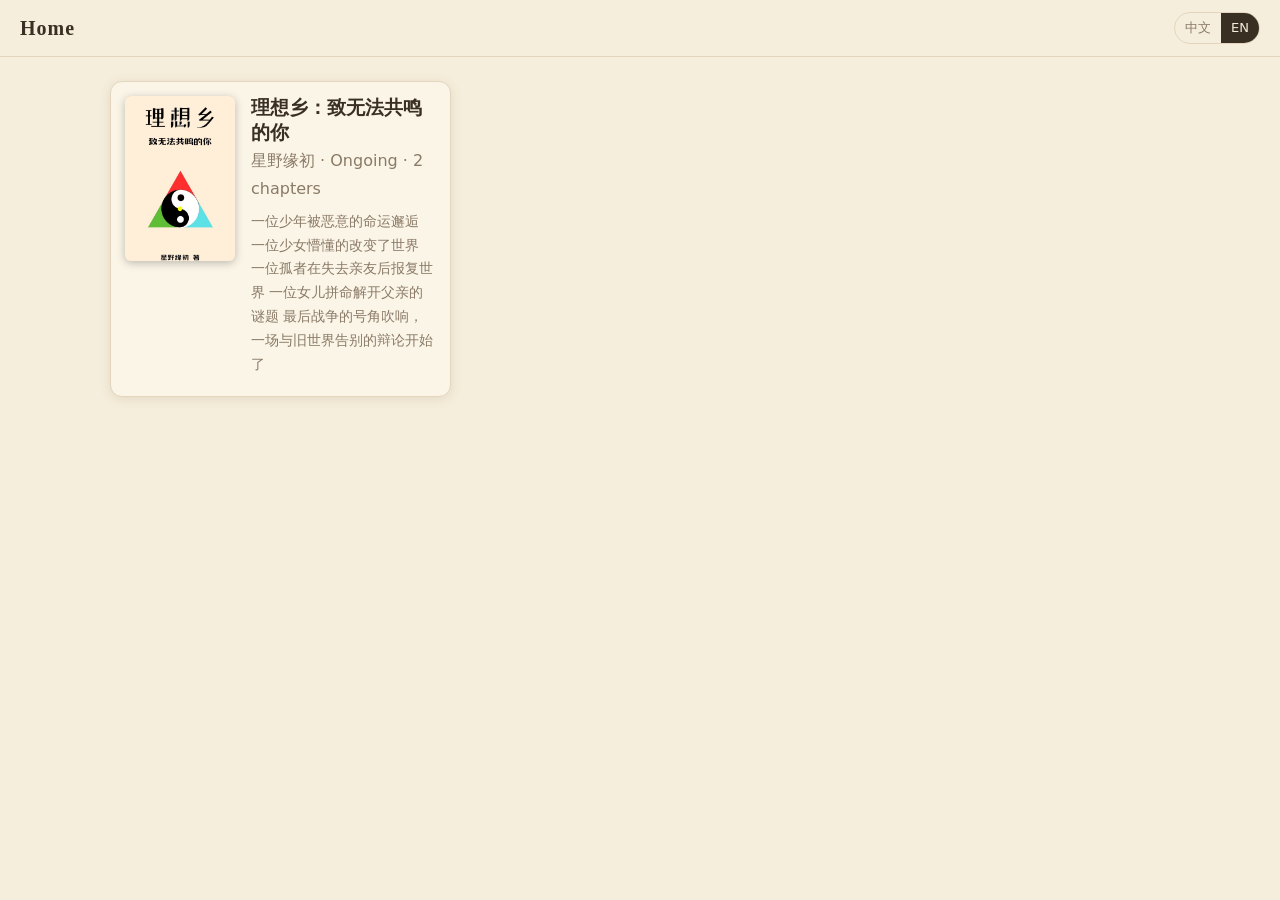
<file: index.html>
<!doctype html>
<html lang="zh-CN" data-theme="paper">
<head>
  <meta charset="utf-8">
  <meta name="viewport" content="width=device-width, initial-scale=1, viewport-fit=cover">
  <title>书架</title>
  <link rel="icon" href="data:image/svg+xml,<svg xmlns='http://www.w3.org/2000/svg' viewBox='0 0 100 100'><rect x='14' y='10' width='72' height='80' rx='6' fill='%23b3262a'/><rect x='24' y='22' width='52' height='6' fill='%23f6eedc'/><rect x='24' y='36' width='40' height='5' fill='%23f6eedc'/></svg>">
  <link rel="stylesheet" href="assets/css/style.css">
  <script>try{var s=JSON.parse(localStorage.getItem('arcadia-reader-settings')||'{}');if(s.theme)document.documentElement.dataset.theme=s.theme;}catch(e){}</script>
</head>
<body>
  <div id="app"><p class="ed-loading">…</p></div>
  <noscript>This site needs JavaScript. 这个网站需要开启 JavaScript。</noscript>
  <script>
    setTimeout(function () {
      if (window.__readerBooted) return;
      var m = document.getElementById("app");
      if (m) m.innerHTML = "<div style=\"max-width:640px;margin:40px auto;padding:20px;border:2px solid #b3262a;border-radius:10px;font:15px/1.7 sans-serif\"><b>网站文件没有加载成功 / Site files failed to load</b><br>请确认仓库<b>根目录</b>里直接就有 <code>index.html</code>、<code>editor.html</code>、<code>assets</code> 和 <code>data</code>，而不是被放在另一个文件夹里面。上传时要把解压后文件夹<b>里面的东西</b>拖进去，不要上传 zip 本身。</div>";
    }, 4000);
  </script>
  <script type="module" src="assets/js/reader.js"></script>
</body>
</html>
</file>
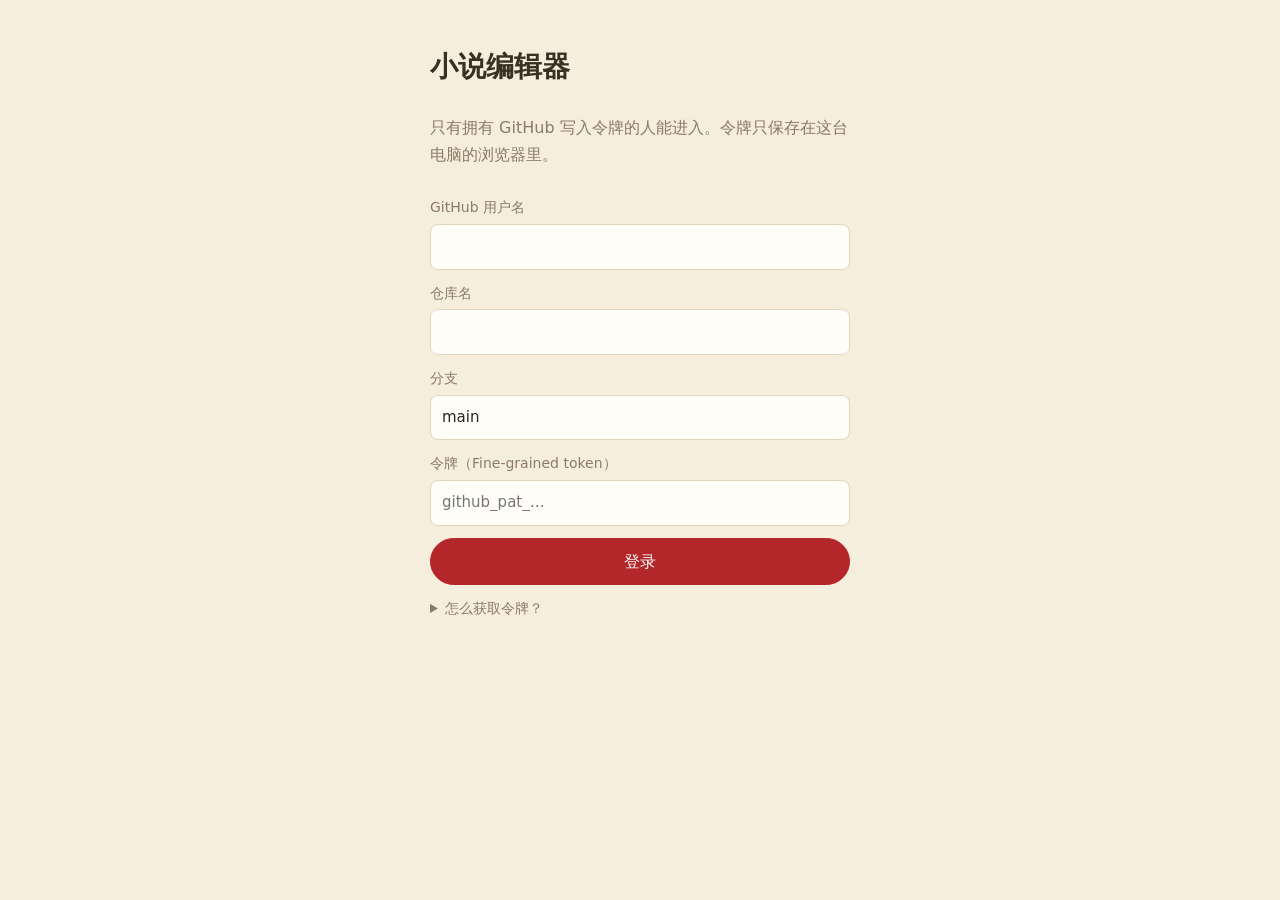
<file: editor.html>
<!doctype html>
<html lang="zh-CN" data-theme="paper">
<head>
  <meta charset="utf-8">
  <meta name="viewport" content="width=device-width, initial-scale=1">
  <title>编辑器 · 书架</title>
  <meta name="robots" content="noindex, nofollow">
  <link rel="icon" href="data:image/svg+xml,<svg xmlns='http://www.w3.org/2000/svg' viewBox='0 0 100 100'><rect x='14' y='10' width='72' height='80' rx='6' fill='%23b3262a'/><rect x='24' y='22' width='52' height='6' fill='%23f6eedc'/><rect x='24' y='36' width='40' height='5' fill='%23f6eedc'/></svg>">
  <link rel="stylesheet" href="assets/css/style.css">
</head>
<body class="editor">
  <div id="app"><p class="ed-loading">…</p></div>
  <noscript>需要开启 JavaScript。</noscript>
  <script>
    setTimeout(function () {
      if (window.__readerBooted) return;
      var m = document.getElementById("app");
      if (m) m.innerHTML = "<div style=\"max-width:640px;margin:40px auto;padding:20px;border:2px solid #b3262a;border-radius:10px;font:15px/1.7 sans-serif\"><b>网站文件没有加载成功 / Site files failed to load</b><br>请确认仓库<b>根目录</b>里直接就有 <code>index.html</code>、<code>editor.html</code>、<code>assets</code> 和 <code>data</code>，而不是被放在另一个文件夹里面。上传时要把解压后文件夹<b>里面的东西</b>拖进去，不要上传 zip 本身。</div>";
    }, 4000);
  </script>
  <script type="module" src="assets/js/editor.js"></script>
</body>
</html>
</file>
<file: assets/css/style.css>
/* ========== 四种背景主题（文字颜色自动跟着变） ========== */
:root, :root[data-theme="paper"] {
  --bg: #f6eedc; --fg: #3a2f23; --muted: #8a7a66; --line: #e3d6bd; --card: #fbf5e8; --accent: #b3262a; --shadow: 0 2px 12px rgba(80, 60, 30, .12);
}
:root[data-theme="white"] { --bg: #ffffff; --fg: #1f1f1f; --muted: #7a7a7a; --line: #e6e6e6; --card: #fafafa; --accent: #b3262a; --shadow: 0 2px 12px rgba(0,0,0,.08); }
:root[data-theme="dark"]  { --bg: #141414; --fg: #cfc9be; --muted: #8a857c; --line: #2c2c2c; --card: #1d1d1d; --accent: #e0575a; --shadow: 0 2px 12px rgba(0,0,0,.5); }
:root[data-theme="green"] { --bg: #cce8cf; --fg: #233a24; --muted: #4f6b50; --line: #b3d6b7; --card: #d9eedb; --accent: #a8322c; --shadow: 0 2px 12px rgba(30,70,30,.12); }
:root { --serif: "Noto Serif SC", "Source Han Serif SC", "Songti SC", "SimSun", Georgia, serif; --sans: system-ui, -apple-system, "PingFang SC", "Microsoft YaHei", "Noto Sans SC", sans-serif; --r-size: 19px; --r-line: 1.9; }

* { box-sizing: border-box; }
html, body { margin: 0; background: var(--bg); color: var(--fg); font: 16px/1.7 var(--sans); transition: background .2s, color .2s; }
a { color: inherit; text-decoration: none; }
button, input, select, textarea { font: inherit; color: inherit; }
.muted { color: var(--muted); }
.btn { display: inline-block; padding: 9px 18px; border: 1px solid var(--line); border-radius: 999px; background: var(--card); cursor: pointer; }
.btn.primary { background: var(--accent); border-color: var(--accent); color: #fff; }
.btn:disabled { opacity: .45; cursor: default; }

/* ========== 书架 ========== */
.lib-top { position: sticky; top: 0; z-index: 10; display: flex; align-items: center; gap: 12px; padding: 12px 20px; background: var(--bg); border-bottom: 1px solid var(--line); }
.lib-brand { font: 700 20px var(--serif); letter-spacing: 1px; }
.lang-switch { margin-left: auto; display: inline-flex; border: 1px solid var(--line); border-radius: 999px; overflow: hidden; }
.lang-switch button { border: 0; background: transparent; padding: 4px 10px; font-size: 13px; cursor: pointer; color: var(--muted); }
.lang-switch button.on { background: var(--fg); color: var(--bg); }
.lib-main { max-width: 1100px; margin: 0 auto; padding: 24px 20px 80px; }
.book-grid { display: grid; grid-template-columns: repeat(auto-fill, minmax(340px, 1fr)); gap: 18px; }
.book-card { display: flex; gap: 16px; padding: 14px; background: var(--card); border: 1px solid var(--line); border-radius: 12px; box-shadow: var(--shadow); transition: transform .15s; }
.book-card:hover { transform: translateY(-2px); }
.book-info { min-width: 0; display: flex; flex-direction: column; gap: 2px; }
.book-info h3 { margin: 0; font: 700 19px/1.3 var(--serif); }
.book-info p { margin: 6px 0; font-size: 14px; color: var(--muted); }
.cover { flex: 0 0 auto; align-self: flex-start; width: 110px; height: auto; aspect-ratio: 2 / 3; object-fit: cover; border-radius: 6px; box-shadow: 0 2px 8px rgba(0,0,0,.25); background: var(--line); }
.cover.big { width: 200px; }
.cover-blank { display: flex; flex-direction: column; justify-content: center; align-items: center; padding: 10px; text-align: center; background: linear-gradient(160deg, #3b3f5c, #1b1b1b); color: #f6eedc; font: 700 15px/1.3 var(--serif); }
.cover-blank small { font: 400 11px var(--sans); opacity: .7; margin-top: 6px; }
.cover-blank.big { font-size: 24px; }
.bar { height: 4px; background: var(--line); border-radius: 4px; overflow: hidden; margin-top: auto; }
.bar span { display: block; height: 100%; background: var(--accent); }
.book-head { display: flex; gap: 28px; align-items: flex-start; }
.book-head h1 { margin: 0 0 6px; font: 700 32px/1.25 var(--serif); }
.book-desc { margin: 14px 0; }
.book-desc p { margin: .4em 0; }
.book-actions { margin-top: 18px; }
.sec-h { font: 700 20px var(--serif); margin: 34px 0 10px; padding-bottom: 6px; border-bottom: 1px solid var(--line); }
.toc-part { font: 700 15px var(--serif); margin: 16px 0 4px; color: var(--accent); }
.toc-ch { display: flex; align-items: center; gap: 8px; padding: 7px 10px; border-radius: 8px; }
.toc-ch:hover { background: var(--card); }
.toc-ch.on { background: var(--card); font-weight: 700; }
.toc-ch .tag { margin-left: auto; font-size: 12px; color: var(--muted); }
.toc-ch .tag.now { color: var(--accent); }

/* ========== 阅读器 ========== */
body.reading { overflow: hidden; }
.reader { position: fixed; inset: 0; display: flex; flex-direction: column; background: var(--bg); }
.r-top, .r-bottom { flex: 0 0 auto; display: flex; align-items: center; gap: 8px; padding: 8px 12px; border-color: var(--line); }
.r-top { border-bottom: 1px solid var(--line); }
.r-bottom { border-top: 1px solid var(--line); padding-bottom: max(8px, env(safe-area-inset-bottom)); }
.r-title { flex: 1; min-width: 0; display: flex; flex-direction: column; line-height: 1.3; }
.r-title b { font-size: 14px; white-space: nowrap; overflow: hidden; text-overflow: ellipsis; }
.r-title span { font-size: 12px; color: var(--muted); white-space: nowrap; overflow: hidden; text-overflow: ellipsis; }
.r-btn { border: 1px solid transparent; background: transparent; border-radius: 8px; padding: 6px 10px; cursor: pointer; font-size: 15px; color: var(--fg); }
.r-btn:hover { border-color: var(--line); }
.r-btn.on { border-color: var(--accent); color: var(--accent); }
.r-info { flex: 1; display: flex; justify-content: center; gap: 16px; font-size: 13px; color: var(--muted); }
.r-view { flex: 1; position: relative; overflow: hidden; width: 100%; max-width: 820px; margin: 0 auto; cursor: pointer; user-select: text; }
.r-content { padding-top: 22px; padding-bottom: 22px; font-size: var(--r-size); line-height: var(--r-line); column-fill: auto; transition: transform .25s ease; will-change: transform; }
:root[data-font="serif"] .r-content { font-family: var(--serif); }
:root[data-font="sans"] .r-content { font-family: var(--sans); }
.r-content p { margin: 0 0 .55em; text-indent: 2em; text-align: justify; word-break: break-word; }
.r-content p.sep { text-indent: 0; text-align: center; color: var(--muted); }
.r-ch { margin: 0 0 1.2em; text-align: center; font: 700 1.35em/1.4 var(--serif); break-after: avoid; }
.r-drawer { position: absolute; top: 0; right: 0; bottom: 0; width: min(360px, 90vw); background: var(--card); border-left: 1px solid var(--line); box-shadow: var(--shadow); overflow: auto; padding: 0 12px 20px; z-index: 5; }
.r-drawer[hidden], .r-panel[hidden] { display: none; }
.r-drawer-h { position: sticky; top: 0; display: flex; justify-content: space-between; align-items: center; padding: 12px 4px; font-weight: 700; background: var(--card); }
.r-panel { position: absolute; top: 56px; right: 12px; z-index: 5; width: min(420px, calc(100vw - 24px)); background: var(--card); border: 1px solid var(--line); border-radius: 12px; box-shadow: var(--shadow); padding: 14px 16px; }
.r-row { display: flex; align-items: center; gap: 8px; margin: 8px 0; flex-wrap: wrap; }
.r-row > span:first-child { width: 4.5em; color: var(--muted); font-size: 14px; }
.r-row input[type=range] { flex: 1; min-width: 100px; accent-color: var(--accent); }
.swatch { border: 2px solid transparent; border-radius: 8px; padding: 6px 10px; cursor: pointer; font-size: 13px; }
.swatch.on { border-color: var(--accent); }
.sw-white { background: #fff; color: #1f1f1f; }
.sw-paper { background: #f6eedc; color: #3a2f23; }
.sw-dark { background: #141414; color: #cfc9be; }
.sw-green { background: #cce8cf; color: #233a24; }

@media (max-width: 640px) {
  .book-grid { grid-template-columns: 1fr; }
  .book-head { flex-direction: column; align-items: center; text-align: center; }
  .cover.big { width: 160px; }
  .r-bottom .r-btn { font-size: 13px; padding: 6px 6px; }
  .r-info { gap: 8px; font-size: 12px; }
}

/* ========== 提示 ========== */
#toast { position: fixed; left: 50%; bottom: 24px; transform: translateX(-50%); z-index: 100; display: flex; flex-direction: column; gap: 8px; align-items: center; pointer-events: none; }
.toast-item { background: #222; color: #fff; padding: 10px 16px; border-radius: 10px; font-size: 14px; box-shadow: 0 4px 16px rgba(0,0,0,.3); transition: opacity .4s; max-width: 90vw; }
.toast-item.out { opacity: 0; }
.ed-loading { text-align: center; color: var(--muted); padding: 60px 0; }

/* ========== 编辑器 ========== */
body.editor { background: var(--bg); }
.ed-login { max-width: 460px; margin: 48px auto; padding: 0 20px; display: flex; flex-direction: column; gap: 12px; }
.ed-login h1 { font: 700 28px var(--serif); margin: 0; }
.ed-login label, .ed-card label { display: flex; flex-direction: column; gap: 4px; font-size: 14px; color: var(--muted); }
.ed-login input, .ed-card input:not([type=checkbox]):not([type=radio]), .ed-card select, .ed-card textarea, .ed-modal input:not([type=checkbox]):not([type=radio]) {
  padding: 9px 11px; border: 1px solid var(--line); border-radius: 8px; background: #fffdf8; color: #2a241c; font-size: 15px; width: 100%; }
.ed-card textarea { resize: vertical; line-height: 1.7; }
.ed-err { background: #fde8e6; color: #8c1d18; border: 1px solid #f2b8b2; padding: 10px 12px; border-radius: 8px; }
.ed-login details { font-size: 14px; color: var(--muted); }
.ed-bar { position: sticky; top: 0; z-index: 20; display: flex; align-items: center; gap: 10px; flex-wrap: wrap; padding: 10px 18px; background: var(--card); border-bottom: 1px solid var(--line); box-shadow: var(--shadow); }
.ed-brand { font: 700 18px var(--serif); }
.ed-repo { font-size: 13px; }
.ed-pending { font-size: 13px; color: #3c7a3c; }
.ed-pending.warn { color: var(--accent); font-weight: 700; }
.ed-bar-tools { margin-left: auto; display: flex; gap: 8px; flex-wrap: wrap; }
.ed-bar .btn { padding: 6px 14px; font-size: 14px; }
.ed-main { max-width: 980px; margin: 0 auto; padding: 20px 18px 80px; }
.ed-back { display: inline-block; margin-bottom: 10px; color: var(--muted); }
.ed-card { background: var(--card); border: 1px solid var(--line); border-radius: 12px; padding: 18px 20px; margin-bottom: 18px; display: flex; flex-direction: column; gap: 12px; }
.ed-card h2 { margin: 0; font: 700 18px var(--serif); }
.ed-head { display: flex; align-items: center; justify-content: space-between; gap: 10px; flex-wrap: wrap; }
.ed-actions { display: flex; gap: 8px; flex-wrap: wrap; align-items: center; }
.ed-grid2 { display: grid; grid-template-columns: 1fr 1fr; gap: 12px; }
.ed-row { display: flex; align-items: center; gap: 10px; padding: 8px 6px; border-top: 1px solid var(--line); }
.ed-grow { flex: 1; min-width: 0; }
.ed-ch .ed-grow { white-space: nowrap; overflow: hidden; text-overflow: ellipsis; }
.ed-ch a.ed-grow:hover { color: var(--accent); }
.ed-idx { width: 2.2em; text-align: right; color: var(--muted); font-size: 13px; }
.ed-part { margin-top: 10px; font: 700 14px var(--serif); color: var(--accent); }
.ed-tag { font-size: 12px; padding: 1px 8px; border-radius: 999px; background: #eee3c9; color: #6b5536; }
.ed-thumb { width: 48px; aspect-ratio: 2 / 3; object-fit: cover; border-radius: 4px; flex: 0 0 auto; background: var(--line); }
.ed-thumb-blank { display: flex; align-items: center; justify-content: center; font-size: 10px; text-align: center; color: #f6eedc; background: linear-gradient(160deg, #3b3f5c, #1b1b1b); padding: 2px; }
.ed-novel { flex-direction: row; align-items: flex-start; gap: 20px; }
.ed-cover-col { width: 190px; flex: 0 0 auto; display: flex; flex-direction: column; gap: 8px; }
.ed-fields { flex: 1; min-width: 0; display: flex; flex-direction: column; gap: 12px; }
.ed-check { flex-direction: row !important; align-items: center; gap: 8px !important; color: var(--fg) !important; }
.dropzone { display: flex; align-items: center; justify-content: center; text-align: center; border: 2px dashed var(--line); border-radius: 10px; color: var(--muted) !important; cursor: pointer; transition: border-color .15s, background .15s; padding: 12px; font-size: 14px; }
.dropzone:hover, .dropzone.over { border-color: var(--accent); background: rgba(179, 38, 42, .05); }
.dropzone.small { flex-direction: row !important; padding: 10px; }
.cover-drop { aspect-ratio: 2 / 3; padding: 0; overflow: hidden; }
.cover-drop img { width: 100%; height: 100%; object-fit: cover; }
.ed-text { min-height: 60vh; font: 17px/1.9 var(--serif); }
.ed-foot { display: flex; justify-content: space-between; align-items: center; gap: 10px; flex-wrap: wrap; }
.ed-danger { flex-direction: row; align-items: center; gap: 12px; flex-wrap: wrap; }
.btn.danger { border-color: #c0392b; color: #c0392b; background: transparent; }
.btn.danger:hover { background: #c0392b; color: #fff; }
.ed-modal-bg { position: fixed; inset: 0; z-index: 50; background: rgba(0,0,0,.45); display: flex; align-items: center; justify-content: center; padding: 16px; }
.ed-modal { background: var(--card); color: var(--fg); border-radius: 14px; padding: 18px 20px; width: min(720px, 100%); max-height: 90vh; overflow: auto; display: flex; flex-direction: column; gap: 10px; }
.ed-modal h3 { margin: 0; font: 700 18px var(--serif); }
.ed-modal p { margin: 0; }
.ed-modal label { display: flex; flex-direction: column; gap: 4px; font-size: 14px; color: var(--muted); }
.ed-modal-foot { display: flex; justify-content: flex-end; gap: 8px; margin-top: 6px; }
.ed-radio { display: flex; gap: 18px; flex-wrap: wrap; }
.ed-radio label { flex-direction: row; align-items: center; gap: 6px; color: var(--fg); }
.ed-imp { max-height: 46vh; overflow: auto; border: 1px solid var(--line); border-radius: 8px; }
.ed-imp table { width: 100%; border-collapse: collapse; font-size: 14px; }
.ed-imp th { position: sticky; top: 0; background: var(--card); text-align: left; padding: 6px; font-weight: 600; color: var(--muted); }
.ed-imp td { padding: 4px 6px; border-top: 1px solid var(--line); }
.ed-imp td input { padding: 5px 8px !important; font-size: 14px !important; }
.ed-imp td:last-child { text-align: right; white-space: nowrap; }
@media (max-width: 700px) {
  .ed-grid2 { grid-template-columns: 1fr; }
  .ed-novel { flex-direction: column; align-items: stretch; }
  .ed-cover-col { width: 160px; align-self: center; }
  .ed-bar-tools { margin-left: 0; }
}
</file>
